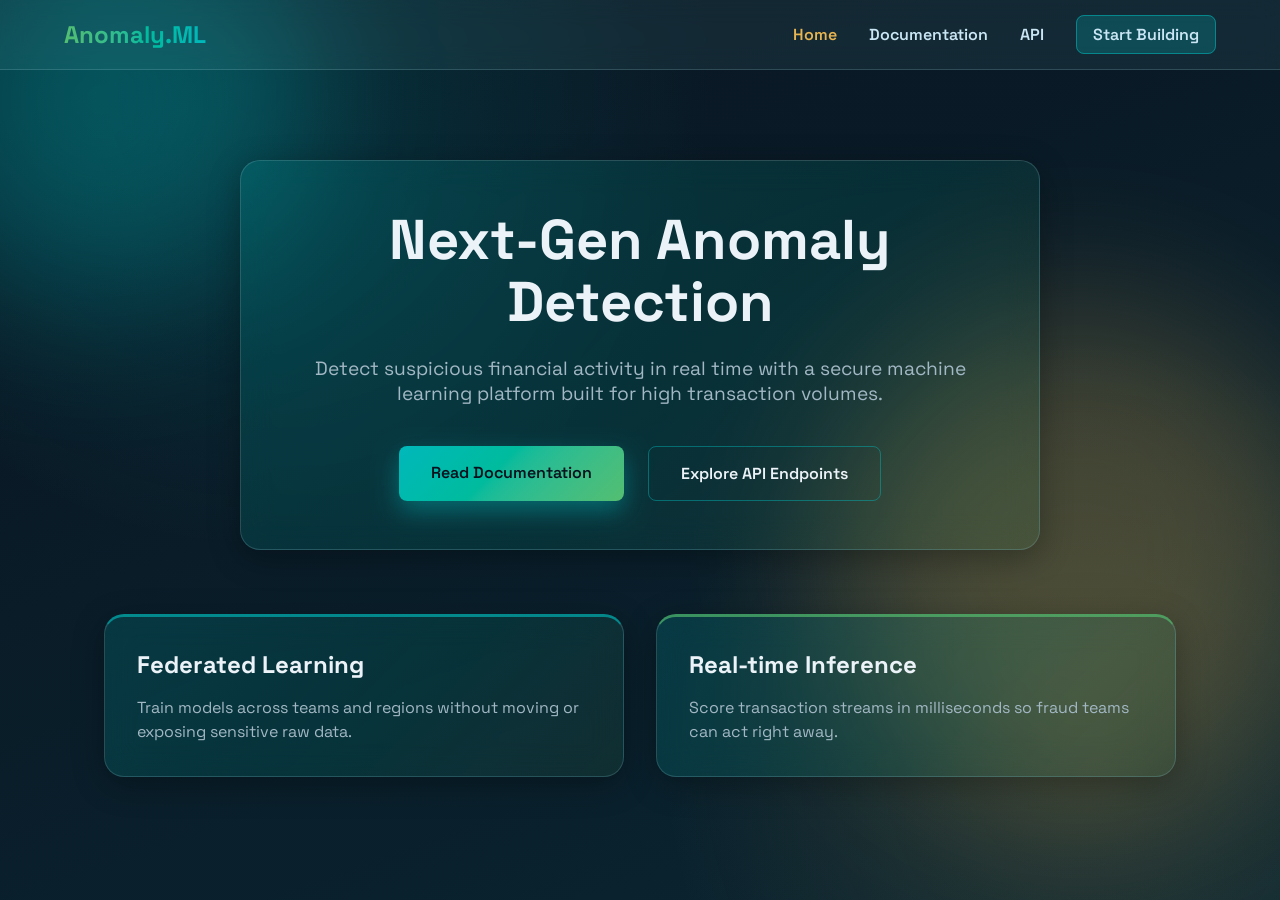
<file: index.html>
<!DOCTYPE html>
<html lang="en">

<head>
  <meta charset="UTF-8">
  <meta name="viewport" content="width=device-width, initial-scale=1.0">
  <title>Anomaly ML Framework</title>
  <link rel="stylesheet" href="styles.css">
  <link href="https://fonts.googleapis.com/css2?family=Space+Grotesk:wght@400;600;700&display=swap" rel="stylesheet">
</head>

<body>
  <div class="orb orb-1"></div>
  <div class="orb orb-2"></div>

  <nav class="glass-nav">
    <div class="logo">Anomaly.ML</div>
    <ul class="nav-links">
      <li><a href="index.html" class="active-link">Home</a></li>
      <li><a href="docs.html">Documentation</a></li>
      <li><a href="api.html">API</a></li>
      <li><a href="pricing.html" class="btn-glass">Start Building</a></li>
    </ul>
  </nav>

  <main class="glass-hero">
    <div class="glass-card main-card">
      <h1>Next-Gen Anomaly Detection</h1>
      <p>Detect suspicious financial activity in real time with a secure machine learning platform built for high
        transaction volumes.</p>
      <div class="button-group">
        <a href="docs.html" class="btn-primary">Read Documentation</a>
        <a href="api.html" class="btn-outline">Explore API Endpoints</a>
      </div>
    </div>

    <div class="features-grid">
      <div class="glass-card feature-card">
        <h3>Federated Learning</h3>
        <p>Train models across teams and regions without moving or exposing sensitive raw data.</p>
      </div>
      <div class="glass-card feature-card">
        <h3>Real-time Inference</h3>
        <p>Score transaction streams in milliseconds so fraud teams can act right away.</p>
      </div>
    </div>
  </main>
</body>

</html>
</file>
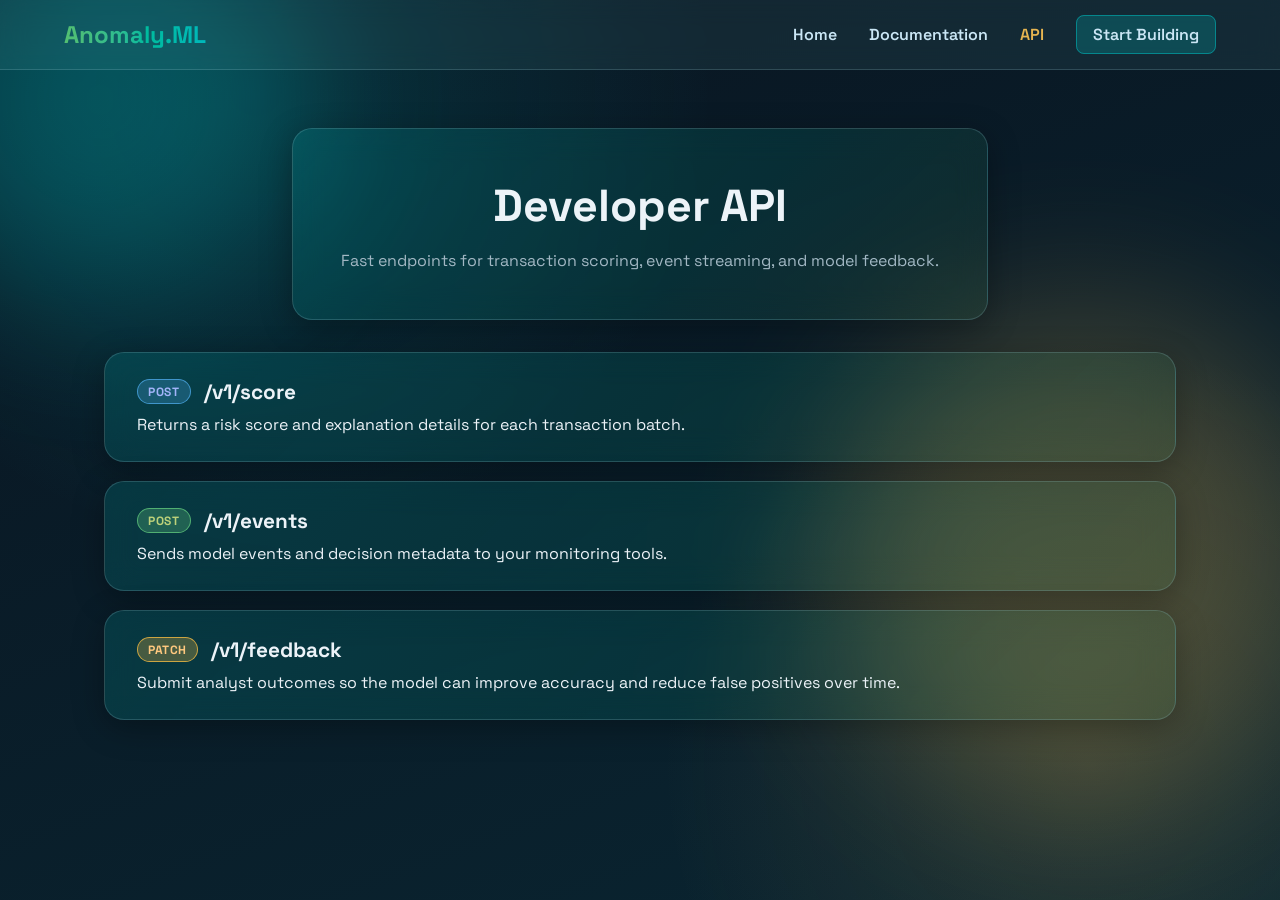
<file: api.html>
<!DOCTYPE html>
<html lang="en">

<head>
  <meta charset="UTF-8">
  <meta name="viewport" content="width=device-width, initial-scale=1.0">
  <title>Anomaly.ML - API</title>
  <link rel="stylesheet" href="styles.css">
  <link href="https://fonts.googleapis.com/css2?family=Space+Grotesk:wght@400;600;700&display=swap" rel="stylesheet">
</head>

<body>
  <div class="orb orb-1"></div>
  <div class="orb orb-2"></div>

  <nav class="glass-nav">
    <div class="logo">Anomaly.ML</div>
    <ul class="nav-links">
      <li><a href="index.html">Home</a></li>
      <li><a href="docs.html">Documentation</a></li>
      <li><a href="api.html" class="active-link">API</a></li>
      <li><a href="pricing.html" class="btn-glass">Start Building</a></li>
    </ul>
  </nav>

  <main class="glass-hero inner-glass-page">
    <section class="glass-card page-intro">
      <h1>Developer API</h1>
      <p>Fast endpoints for transaction scoring, event streaming, and model feedback.</p>
    </section>

    <section class="api-list">
      <article class="glass-card api-item">
        <div>
          <span class="api-method">POST</span>
          <h3>/v1/score</h3>
        </div>
        <p>Returns a risk score and explanation details for each transaction batch.</p>
      </article>
      <article class="glass-card api-item">
        <div>
          <span class="api-method">POST</span>
          <h3>/v1/events</h3>
        </div>
        <p>Sends model events and decision metadata to your monitoring tools.</p>
      </article>
      <article class="glass-card api-item">
        <div>
          <span class="api-method">PATCH</span>
          <h3>/v1/feedback</h3>
        </div>
        <p>Submit analyst outcomes so the model can improve accuracy and reduce false positives over time.</p>
      </article>
    </section>
  </main>
</body>

</html>
</file>
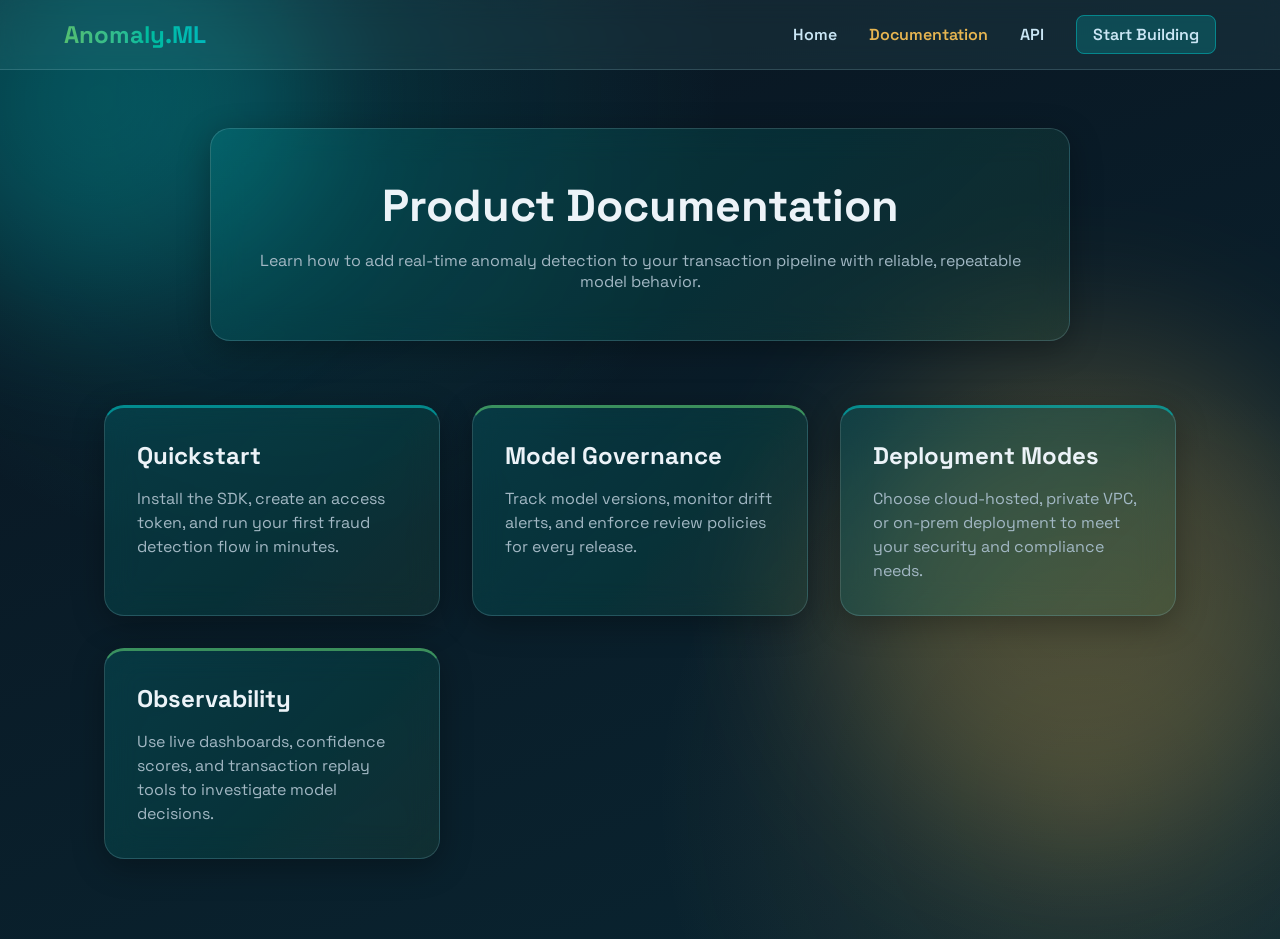
<file: docs.html>
<!DOCTYPE html>
<html lang="en">

<head>
  <meta charset="UTF-8">
  <meta name="viewport" content="width=device-width, initial-scale=1.0">
  <title>Anomaly.ML - Documentation</title>
  <link rel="stylesheet" href="styles.css">
  <link href="https://fonts.googleapis.com/css2?family=Space+Grotesk:wght@400;600;700&display=swap" rel="stylesheet">
</head>

<body>
  <div class="orb orb-1"></div>
  <div class="orb orb-2"></div>

  <nav class="glass-nav">
    <div class="logo">Anomaly.ML</div>
    <ul class="nav-links">
      <li><a href="index.html">Home</a></li>
      <li><a href="docs.html" class="active-link">Documentation</a></li>
      <li><a href="api.html">API</a></li>
      <li><a href="pricing.html" class="btn-glass">Start Building</a></li>
    </ul>
  </nav>

  <main class="glass-hero inner-glass-page">
    <section class="glass-card page-intro">
      <h1>Product Documentation</h1>
      <p>Learn how to add real-time anomaly detection to your transaction pipeline with reliable, repeatable model
        behavior.</p>
    </section>

    <section class="features-grid">
      <article class="glass-card feature-card">
        <h3>Quickstart</h3>
        <p>Install the SDK, create an access token, and run your first fraud detection flow in minutes.</p>
      </article>
      <article class="glass-card feature-card">
        <h3>Model Governance</h3>
        <p>Track model versions, monitor drift alerts, and enforce review policies for every release.</p>
      </article>
      <article class="glass-card feature-card">
        <h3>Deployment Modes</h3>
        <p>Choose cloud-hosted, private VPC, or on-prem deployment to meet your security and compliance needs.</p>
      </article>
      <article class="glass-card feature-card">
        <h3>Observability</h3>
        <p>Use live dashboards, confidence scores, and transaction replay tools to investigate model decisions.</p>
      </article>
    </section>
  </main>
</body>

</html>
</file>
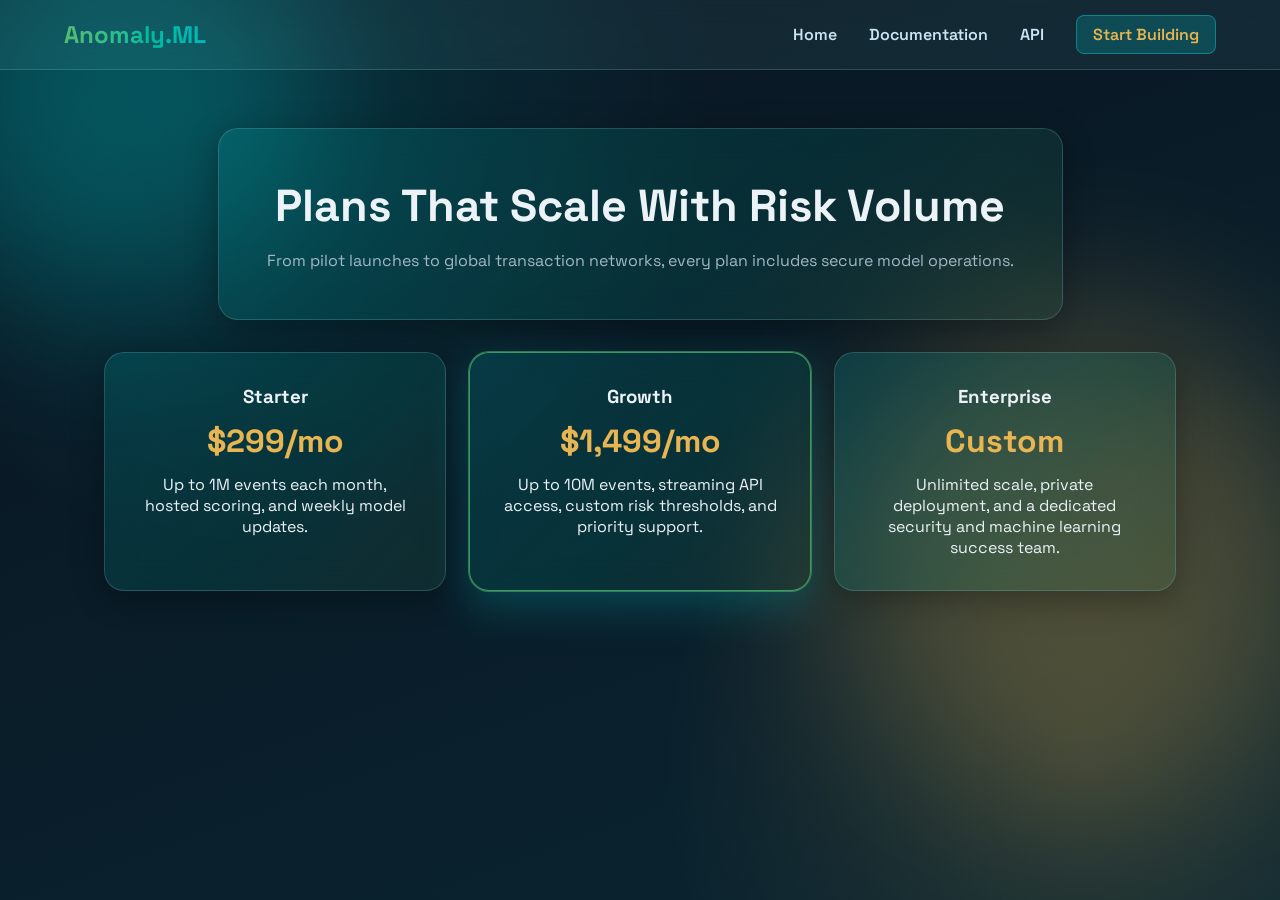
<file: pricing.html>
<!DOCTYPE html>
<html lang="en">

<head>
  <meta charset="UTF-8">
  <meta name="viewport" content="width=device-width, initial-scale=1.0">
  <title>Anomaly.ML - Pricing</title>
  <link rel="stylesheet" href="styles.css">
  <link href="https://fonts.googleapis.com/css2?family=Space+Grotesk:wght@400;600;700&display=swap" rel="stylesheet">
</head>

<body>
  <div class="orb orb-1"></div>
  <div class="orb orb-2"></div>

  <nav class="glass-nav">
    <div class="logo">Anomaly.ML</div>
    <ul class="nav-links">
      <li><a href="index.html">Home</a></li>
      <li><a href="docs.html">Documentation</a></li>
      <li><a href="api.html">API</a></li>
      <li><a href="pricing.html" class="btn-glass active-link">Start Building</a></li>
    </ul>
  </nav>

  <main class="glass-hero inner-glass-page">
    <section class="glass-card page-intro">
      <h1>Plans That Scale With Risk Volume</h1>
      <p>From pilot launches to global transaction networks, every plan includes secure model operations.</p>
    </section>

    <section class="pricing-grid">
      <article class="glass-card tier-card">
        <h3>Starter</h3>
        <p class="tier-price">$299/mo</p>
        <p>Up to 1M events each month, hosted scoring, and weekly model updates.</p>
      </article>
      <article class="glass-card tier-card featured-tier">
        <h3>Growth</h3>
        <p class="tier-price">$1,499/mo</p>
        <p>Up to 10M events, streaming API access, custom risk thresholds, and priority support.</p>
      </article>
      <article class="glass-card tier-card">
        <h3>Enterprise</h3>
        <p class="tier-price">Custom</p>
        <p>Unlimited scale, private deployment, and a dedicated security and machine learning success team.</p>
      </article>
    </section>
  </main>
</body>

</html>
</file>
<file: styles.css>
:root {
  --bg-dark: oklch(19% 0.03 250);
  --bg-mid: oklch(25% 0.04 230);
  --text-main: oklch(96% 0.01 240);
  --text-muted: oklch(77% 0.03 230);
  --glass-bg: color-mix(in oklch, oklch(85% 0.08 200) 8%, transparent);
  --glass-border: color-mix(in oklch, oklch(80% 0.06 210) 22%, transparent);
  --brand-primary: oklch(70% 0.14 196);
  --brand-secondary: oklch(72% 0.15 150);
  --brand-accent: oklch(80% 0.13 82);
  --state-info: oklch(72% 0.13 242);
  --state-success: oklch(77% 0.15 150);
  --state-warning: oklch(84% 0.15 82);
  --state-error: oklch(69% 0.16 22);
  --primary-glow: color-mix(in oklch, var(--brand-primary) 70%, transparent);
  --secondary-glow: color-mix(in oklch, var(--brand-accent) 68%, transparent);
}

* {
  margin: 0;
  padding: 0;
  box-sizing: border-box;
}

body {
  background:
    radial-gradient(
      circle at 20% 10%,
      color-mix(in oklch, var(--brand-primary) 16%, transparent),
      transparent 35%
    ),
    radial-gradient(
      circle at 85% 85%,
      color-mix(in oklch, var(--brand-accent) 14%, transparent),
      transparent 32%
    ),
    linear-gradient(160deg, var(--bg-dark), var(--bg-mid));
  color: var(--text-main);
  font-family: "Space Grotesk", sans-serif;
  min-height: 100vh;
  overflow-x: hidden;
  position: relative;
}

/* Background Glowing Orbs */
.orb {
  position: absolute;
  border-radius: 50%;
  filter: blur(80px);
  z-index: -1;
}

.orb-1 {
  top: -100px;
  left: -100px;
  width: 400px;
  height: 400px;
  background: var(--primary-glow);
  opacity: 0.44;
}

.orb-2 {
  bottom: 100px;
  right: -50px;
  width: 500px;
  height: 500px;
  background: var(--secondary-glow);
  opacity: 0.34;
}

/* Glassmorphism Utilities */
.glass-nav {
  display: flex;
  justify-content: space-between;
  align-items: center;
  padding: 1.2rem 5%;
  background: var(--glass-bg);
  backdrop-filter: blur(12px);
  -webkit-backdrop-filter: blur(12px);
  border-bottom: 1px solid var(--glass-border);
  position: fixed;
  width: 100%;
  top: 0;
  z-index: 10;
}

.logo {
  font-size: 1.5rem;
  font-weight: 700;
  background: linear-gradient(
    to right,
    var(--brand-secondary),
    var(--brand-primary)
  );
  -webkit-background-clip: text;
  -webkit-text-fill-color: transparent;
}

.nav-links {
  display: flex;
  gap: 2rem;
  list-style: none;
  align-items: center;
}

.nav-links a {
  color: color-mix(in oklch, var(--text-main) 80%, var(--brand-primary) 20%);
  text-decoration: none;
  font-weight: 600;
  transition: color 0.25s;
}

.nav-links a:hover {
  color: var(--brand-accent);
}

.nav-links a.active-link {
  color: var(--brand-accent);
}

.btn-glass {
  padding: 0.5rem 1rem;
  background: color-mix(in oklch, var(--brand-primary) 24%, transparent);
  border: 1px solid color-mix(in oklch, var(--brand-primary) 55%, transparent);
  border-radius: 8px;
  backdrop-filter: blur(4px);
}

.btn-glass:hover {
  background: color-mix(in oklch, var(--brand-secondary) 28%, transparent);
}

/* Main Content */
.glass-hero {
  padding: 10rem 5% 5rem;
  max-width: 1200px;
  margin: 0 auto;
  display: flex;
  flex-direction: column;
  gap: 2rem;
}

.glass-card {
  background: linear-gradient(
    135deg,
    color-mix(in oklch, var(--brand-primary) 18%, transparent),
    color-mix(in oklch, var(--brand-secondary) 9%, transparent)
  );
  backdrop-filter: blur(16px);
  -webkit-backdrop-filter: blur(16px);
  border: 1px solid var(--glass-border);
  border-radius: 20px;
  padding: 3rem;
  box-shadow: 0 8px 32px 0 rgba(0, 0, 0, 0.3);
}

.main-card {
  text-align: center;
  max-width: 800px;
  margin: 0 auto;
}

.main-card h1 {
  font-size: 3.5rem;
  margin-bottom: 1.5rem;
  line-height: 1.1;
}

.main-card p {
  font-size: 1.2rem;
  color: var(--text-muted);
  margin-bottom: 2.5rem;
}

.button-group {
  display: flex;
  justify-content: center;
  gap: 1.5rem;
}

.btn-primary {
  background: linear-gradient(
    135deg,
    var(--brand-primary),
    var(--brand-secondary)
  );
  color: oklch(18% 0.03 245);
  padding: 1rem 2rem;
  border-radius: 8px;
  text-decoration: none;
  font-weight: 600;
  border: none;
  box-shadow: 0 10px 24px
    color-mix(in oklch, var(--brand-primary) 42%, transparent);
}

.btn-primary:hover {
  background: linear-gradient(
    135deg,
    var(--brand-secondary),
    var(--brand-accent)
  );
}

.btn-outline {
  background: transparent;
  color: var(--text-main);
  padding: 1rem 2rem;
  border-radius: 8px;
  text-decoration: none;
  font-weight: 600;
  border: 1px solid color-mix(in oklch, var(--brand-primary) 45%, transparent);
  transition: background 0.3s;
}

.btn-outline:hover {
  background: color-mix(in oklch, var(--brand-primary) 18%, transparent);
}

.features-grid {
  display: grid;
  grid-template-columns: repeat(auto-fit, minmax(300px, 1fr));
  gap: 2rem;
  margin-top: 2rem;
}

.feature-card {
  padding: 2rem;
  border-top: 3px solid
    color-mix(in oklch, var(--brand-primary) 65%, transparent);
}

.feature-card:nth-child(2n) {
  border-top-color: color-mix(
    in oklch,
    var(--brand-secondary) 68%,
    transparent
  );
}

.feature-card h3 {
  margin-bottom: 1rem;
  font-size: 1.5rem;
}

.feature-card p {
  color: var(--text-muted);
  line-height: 1.5;
}

/* Inner Pages */
.inner-glass-page {
  padding-top: 8rem;
}

.page-intro {
  text-align: center;
  max-width: 860px;
  margin: 0 auto;
}

.page-intro h1 {
  font-size: 2.8rem;
  margin-bottom: 1rem;
}

.page-intro p {
  color: var(--text-muted);
}

.api-list {
  display: grid;
  gap: 1.2rem;
}

.api-item {
  padding: 1.6rem 2rem;
}

.api-item div {
  display: flex;
  gap: 0.8rem;
  align-items: center;
  margin-bottom: 0.6rem;
}

.api-item h3 {
  font-size: 1.3rem;
}

.api-method {
  background: color-mix(in oklch, var(--state-info) 26%, transparent);
  border: 1px solid color-mix(in oklch, var(--state-info) 72%, transparent);
  color: color-mix(in oklch, var(--state-info) 78%, white);
  border-radius: 999px;
  padding: 0.2rem 0.65rem;
  font-weight: 700;
  font-size: 0.75rem;
  letter-spacing: 0.04em;
}

.api-item:nth-child(2) .api-method {
  background: color-mix(in oklch, var(--state-success) 28%, transparent);
  border-color: color-mix(in oklch, var(--state-success) 72%, transparent);
  color: color-mix(in oklch, var(--state-success) 76%, white);
}

.api-item:nth-child(3) .api-method {
  background: color-mix(in oklch, var(--state-warning) 26%, transparent);
  border-color: color-mix(in oklch, var(--state-warning) 74%, transparent);
  color: color-mix(in oklch, var(--state-warning) 78%, white);
}

.pricing-grid {
  display: grid;
  grid-template-columns: repeat(3, minmax(0, 1fr));
  gap: 1.4rem;
}

.tier-card {
  text-align: center;
  padding: 2rem;
}

.tier-price {
  font-size: 2rem;
  color: var(--brand-accent);
  margin: 0.8rem 0;
  font-weight: 700;
}

.featured-tier {
  border-color: color-mix(in oklch, var(--brand-secondary) 72%, transparent);
  box-shadow:
    0 0 0 1px color-mix(in oklch, var(--brand-secondary) 52%, transparent),
    0 16px 40px color-mix(in oklch, var(--brand-primary) 25%, transparent);
}

a:focus-visible {
  outline: 2px solid var(--brand-accent);
  outline-offset: 2px;
}

@media (max-width: 1000px) {
  .main-card h1 {
    font-size: 2.8rem;
  }

  .pricing-grid {
    grid-template-columns: 1fr;
  }

  .nav-links {
    gap: 1rem;
  }
}

@media (max-width: 760px) {
  .glass-nav {
    flex-direction: column;
    gap: 0.85rem;
    padding: 0.8rem 5%;
  }

  .glass-hero {
    padding-top: 11rem;
  }

  .main-card h1,
  .page-intro h1 {
    font-size: 2.1rem;
  }

  .button-group {
    flex-direction: column;
  }

  .glass-card {
    padding: 1.6rem;
  }
}
</file>
